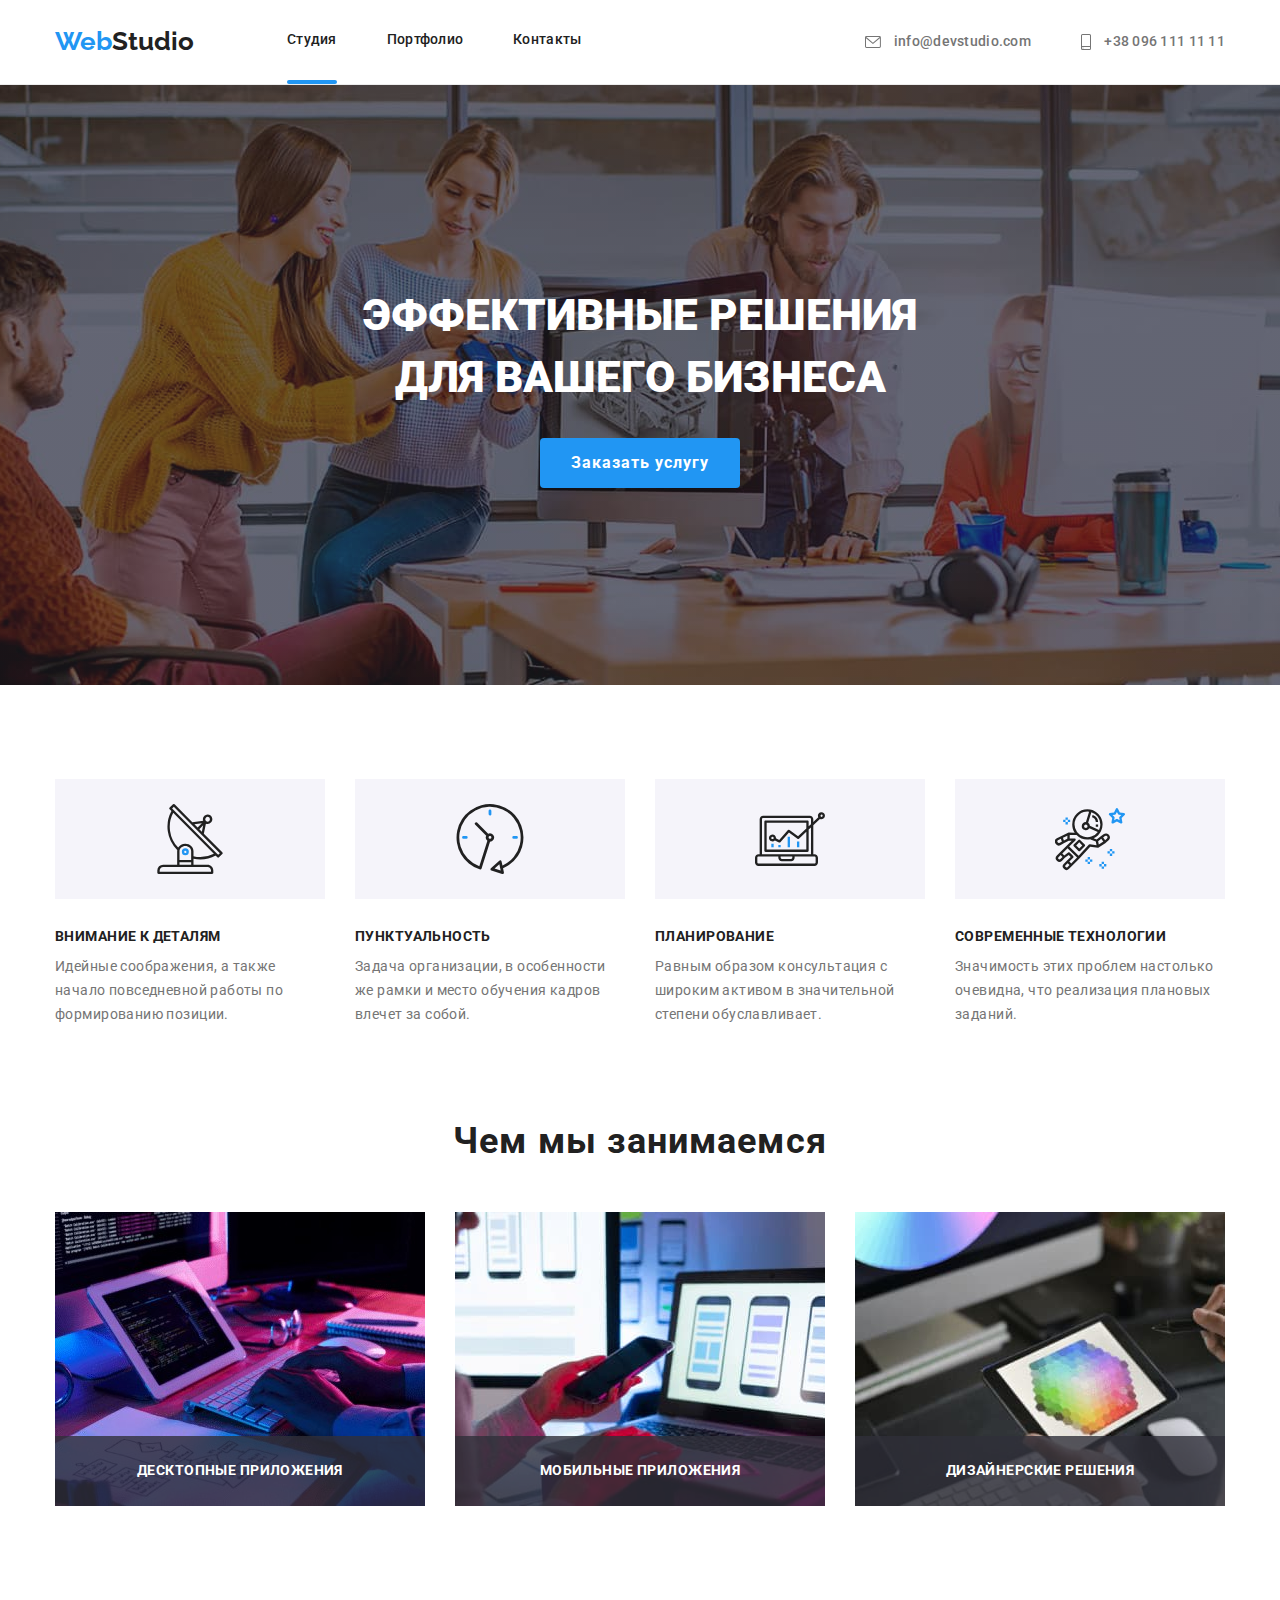
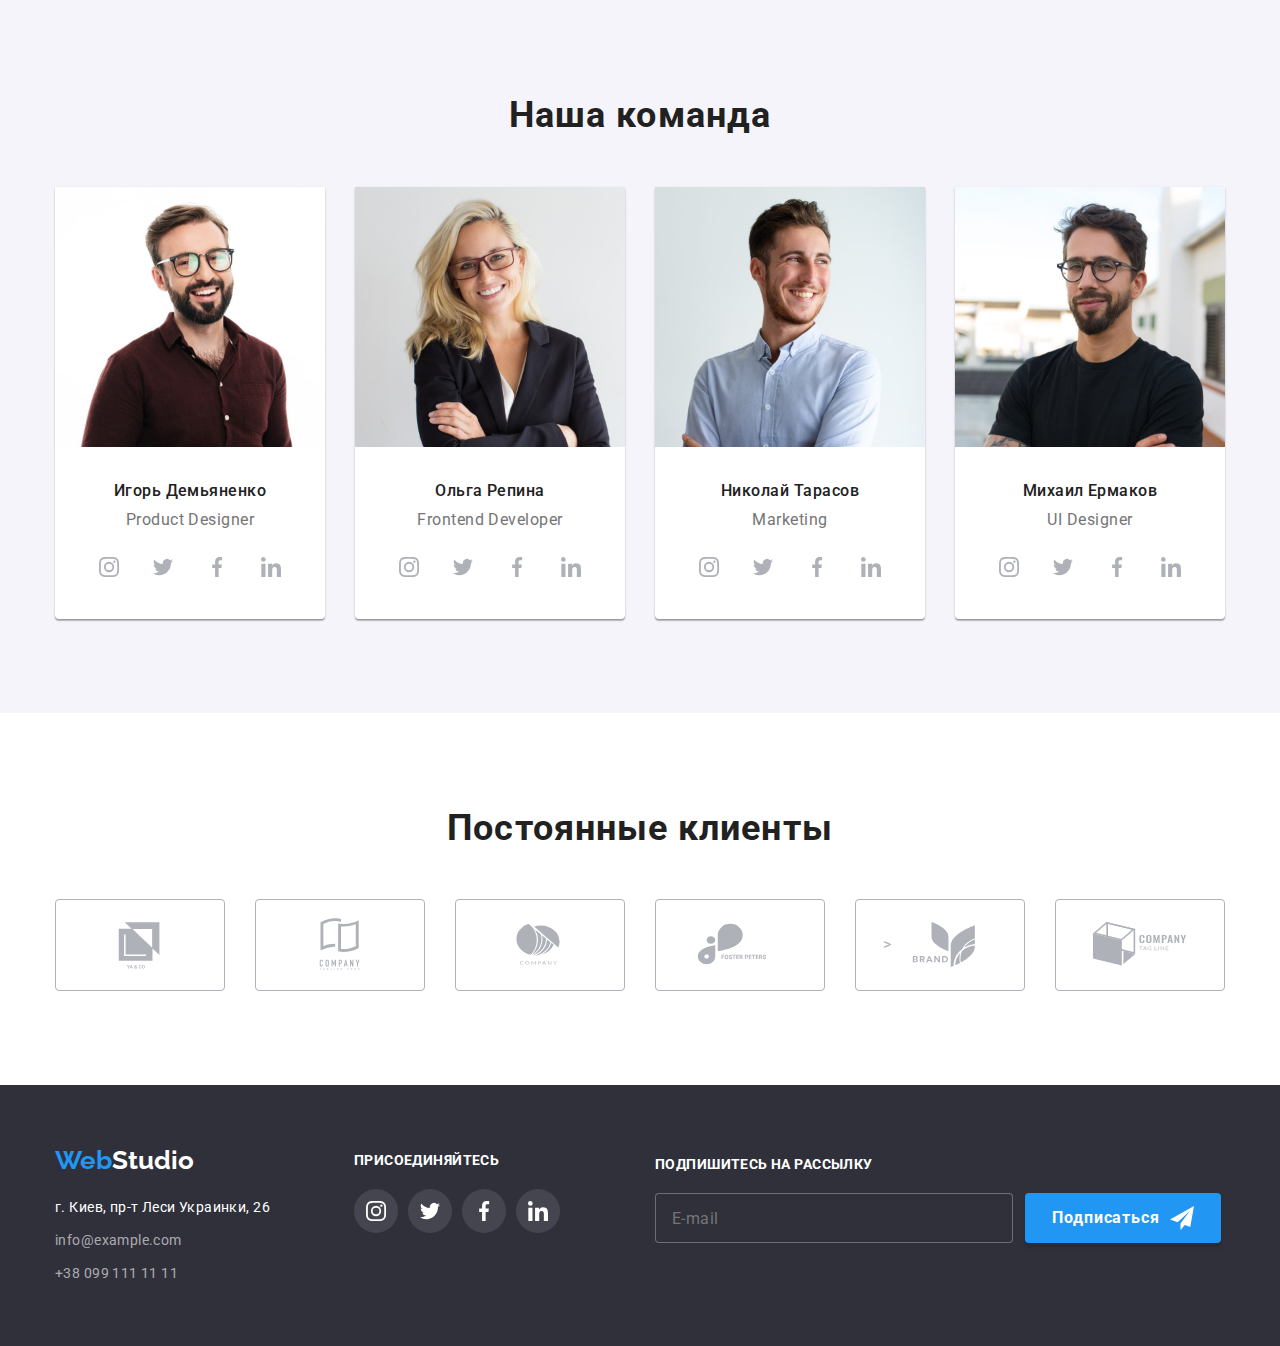
<file: index.html>
<!DOCTYPE html>
<html lang="ru">
  <head>
    <meta charset="UTF-8" />
    <meta http-equiv="X-UA-Compatible" content="IE=edge" />
    <meta name="viewport" content="width=device-width, initial-scale=1.0" />
    <title>web studio</title>
    <link rel="preconnect" href="https://fonts.googleapis.com" />
    <link rel="preconnect" href="https://fonts.gstatic.com" crossorigin />
    <link
      href="https://fonts.googleapis.com/css2?family=Raleway:wght@700&family=Roboto:wght@400;500;700;900&display=swap"
      rel="stylesheet"
    />
    <link
      rel="stylesheet"
      href="https://cdnjs.cloudflare.com/ajax/libs/modern-normalize/1.1.0/modern-normalize.min.css"
    />
    <link rel="stylesheet" href="./css/style.css" />
  </head>
  <body>
    <header class="header-border">
      <div class="container main-nav">
        <a href="#" class="link logo-text logo-margin-h"
          ><span class="logo-color-f">Web</span>Studio
        </a>
        <nav>
          <ul class="site-nav">
            <li class="item aktiv-line"><a href="#" class="link   text-header">Студия</a></li>
            <li class="item"><a href="./portfolio.html" class="link text-header">Портфолио </a></li>
            <li class="item"><a href="#" class="link text-header">Контакты </a></li>
          </ul>
        </nav>
        <ul class="auth-nav">
          <li class="item">
            <a href="mailto:info@devstudio.com" class="link-contakt text-header">
              <svg class="auth-icon" width="16px" height="12px">
                <use href="./images/symbol-defs.svg#icon-envelope"></use>
              </svg>
              info@devstudio.com
            </a>
          </li>
          <li class="item">
            <a href="#" class="link-contakt text-header">
                <svg class="auth-icon" width="10px" height="16px">
                <use href="./images/symbol-defs.svg#icon-smartphone"></use>
              </svg>
                 +38 096 111 11 11 </a>
          </li>
        </ul>
      </div>
    </header>
    <main>
      <section class="hero hero-section overlay">
        <div class="container">
          <h1 class="hero-title hero-text">
            Эффективные решения <br />
            для вашего бизнеса
          </h1>
          <button type="button" class="btn btn-text" data-modal-open>Заказать услугу</button>
        </div>
      </section>
      <section class="features f-section">
        <div class="container">
          <ul class="features-list">
            <li class="item">
              <div class="f-svg">
                  <svg width="70" height="70">
                      <use href="./images/symbol-defs.svg#icon-antenna-1"></use>
                  </svg>
              </div>
              <h3 class="features-title title-text">Внимание к деталям</h3>
              <p class="features-text">
                Идейные соображения, а также начало повседневной работы по формированию позиции.
              </p>
            </li>
            <li class="item">
              <div class="f-svg">
                   <svg width="70" height="70">
                      <use href="./images/symbol-defs.svg#icon-clock-1"></use>
                  </svg>
              </div>
              <h3 class="features-title title-text">Пунктуальность</h3>
              <p class="features-text">
                Задача организации, в особенности же рамки и место обучения кадров влечет за собой.
              </p>
            </li>
            <li class="item">
              <div class="f-svg">
                   <svg width="70" height="70">
                      <use href="./images/symbol-defs.svg#icon-diagram-1"></use>
                  </svg>
              </div>
              <h3 class="features-title title-text">Планирование</h3>
              <p class="features-text">
                Равным образом консультация с широким активом в значительной степени обуславливает.
              </p>
            </li>
            <li class="item">
              <div class="f-svg">
                   <svg width="70" height="70">
                      <use href="./images/symbol-defs.svg#icon-astronaut-1"></use>
                  </svg>
              </div>
              <h3 class="features-title title-text">Современные технологии</h3>
              <p class="features-text">
                Значимость этих проблем настолько очевидна, что реализация плановых заданий.
              </p>
            </li>
          </ul>
        </div>
      </section>
      <section class="description section">
        <div class="container">
          <h2 class="descripton-title h2-text">Чем мы занимаемся</h2>
          <ul class="description-site">
            <li class="item position">
              <img src="./images/img1.jpg" width="370" alt="Планшет и клавиатура" />
              <div class="desc-block">
                <p class="desc-text">Десктопные приложения</p>
              </div>
            </li>
            <li class="item position">
              <img src="./images/img2.jpg" width="370" alt="Ноутбук и смартфон" />
               <div class="desc-block">
                <p class="desc-text">Мобильные приложения</p>
              </div>
            </li>
            <li class="item position">
              <img src="./images/img3.jpg" width="370" alt="Планшет" />
               <div class="desc-block">
                <p class="desc-text">Дизайнерские решения</p>
              </div>
            </li>
          </ul>
        </div>
      </section>
      <section class="team section">
        <div class="container">
          <h2 class="h2-text">Наша команда</h2>
          <ul class="team-site">
            <li class="item team-card">
              <img src="./images/team-card-1.jpg" width="270" alt="Игорь Демьяненко" />
              <div class="team-descr">
                <h3 class="team-title">Игорь Демьяненко</h3>
                <p class="team-text">Product Designer</p>
                  <ul class="social-link">
                    <li class="item">
                    <a href="#" class="s-link">
                       <svg  class="icon">
                           <use href="./images/symbol-defs.svg#icon-instagram-2"></use>
                       </svg>   
                    </a>
                    </li>
                    <li class="item">
                       <a href="#" class="s-link">
                       <svg  class="icon">
                           <use href="./images/symbol-defs.svg#icon-twitter-1"></use>
                       </svg>   
                    </a>
                    </li>
                    <li class="item">
                          <a href="#" class="s-link">
                       <svg  class="icon">
                           <use href="./images/symbol-defs.svg#icon-facebook-1"></use>
                       </svg>   
                    </a>
                    </li>
                    <li class="item">
                         <a href="#" class="s-link">
                       <svg  class="icon">
                           <use href="./images/symbol-defs.svg#icon-linkedin-1"></use>
                       </svg>   
                    </a>
                    </li>
                  </ul>
              </div>
            </li>
            <li class="item team-card">
              <img src="./images/team-card-2.jpg" width="270" alt="Ольга Репина" />
              <div class="team-descr">
                <h3 class="team-title">Ольга Репина</h3>
                <p class="team-text">Frontend Developer</p>
              <ul class="social-link">
                    <li class="item">
                    <a href="#" class="s-link">
                       <svg  class="icon">
                           <use href="./images/symbol-defs.svg#icon-instagram-2"></use>
                       </svg>   
                    </a>
                    </li>
                    <li class="item">
                       <a href="#" class="s-link">
                       <svg  class="icon">
                           <use href="./images/symbol-defs.svg#icon-twitter-1"></use>
                       </svg>   
                    </a>
                    </li>
                    <li class="item">
                          <a href="#" class="s-link">
                       <svg  class="icon">
                           <use href="./images/symbol-defs.svg#icon-facebook-1"></use>
                       </svg>   
                    </a>
                    </li>
                    <li class="item">
                         <a href="#" class="s-link">
                       <svg  class="icon">
                           <use href="./images/symbol-defs.svg#icon-linkedin-1"></use>
                       </svg>   
                    </a>
                    </li>
                  </ul>
              </div>
            </li>
            <li class="item team-card">
              <img src="./images/team-card-3.jpg" width="270" alt="Николай Тарасов" />
            <div class="team-descr">
                <h3 class="team-title">Николай Тарасов</h3>
                <p class="team-text">Marketing</p>
                 <ul class="social-link">
                    <li class="item">
                    <a href="#" class="s-link">
                       <svg  class="icon">
                           <use href="./images/symbol-defs.svg#icon-instagram-2"></use>
                       </svg>   
                    </a>
                    </li>
                    <li class="item">
                       <a href="#" class="s-link">
                       <svg  class="icon">
                           <use href="./images/symbol-defs.svg#icon-twitter-1"></use>
                       </svg>   
                    </a>
                    </li>
                    <li class="item">
                          <a href="#" class="s-link">
                       <svg  class="icon">
                           <use href="./images/symbol-defs.svg#icon-facebook-1"></use>
                       </svg>   
                    </a>
                    </li>
                    <li class="item">
                         <a href="#" class="s-link">
                       <svg  class="icon">
                           <use href="./images/symbol-defs.svg#icon-linkedin-1"></use>
                       </svg>   
                    </a>
                    </li>
                  </ul>
            </div>
            <li class="item team-card">
              <img src="./images/team-card-4.jpg" width="270" alt="Михаил Ермаков" />
              <div class="team-descr">
                <h3 class="team-title">Михаил Ермаков</h3>
                <p class="team-text">UI Designer</p>
              <ul class="social-link">
                    <li class="item">
                    <a href="#" class="s-link">
                       <svg  class="icon">
                           <use href="./images/symbol-defs.svg#icon-instagram-2"></use>
                       </svg>   
                    </a>
                    </li>
                    <li class="item">
                       <a href="#" class="s-link">
                       <svg  class="icon">
                           <use href="./images/symbol-defs.svg#icon-twitter-1"></use>
                       </svg>   
                    </a>
                    </li>
                    <li class="item">
                          <a href="#" class="s-link">
                       <svg  class="icon">
                           <use href="./images/symbol-defs.svg#icon-facebook-1"></use>
                       </svg>   
                    </a>
                    </li>
                    <li class="item">
                         <a href="#" class="s-link">
                       <svg  class="icon">
                           <use href="./images/symbol-defs.svg#icon-linkedin-1"></use>
                       </svg>   
                    </a>
                    </li>
                  </ul>
              </div>
            </li>
          </ul>
        </div>
      </section>
      <section class="section">
        <div class="container">
          <h2 class="h2-text">Постоянные клиенты</h2>
          <ul class="clients">
            <li class="client-link">
              <a href="#" class="item-link" >
                 <svg class="client-logo">
                     <use href="./images/symbol-defs.svg#icon-client-1"></use>
                 </svg> 
            </a>
            </li>
            <li class="client-link">
                <a href="#" class="item-link" >
                 <svg class="client-logo">
                     <use href="./images/symbol-defs.svg#icon-client-2"></use>
                 </svg> 
            </a>
            </li>
            <li class="client-link">
                <a href="#" class="item-link" >
                 <svg class="client-logo">
                     <use href="./images/symbol-defs.svg#icon-client-3"></use>
                 </svg> 
            </a>
            </li>
            <li class="client-link">
               <a href="#" class="item-link" >
                 <svg class="client-logo">
                     <use href="./images/symbol-defs.svg#icon-client-4"></use>
                 </svg> 
            </a>
            </li>
            <li class="client-link">
                <a href="#" class="item-link" >>
                 <svg class="client-logo">
                     <use href="./images/symbol-defs.svg#icon-client-5"></use>
                 </svg> 
            </a>
            </li>
            <li class="client-link">
                 <a href="#" class="item-link" >
                 <svg class="client-logo">
                     <use href="./images/symbol-defs.svg#icon-client-6"></use>
                 </svg> 
            </a>
            </li>
          </ul>
        </div>
      </section>
    </main>
    <footer class="footer-bg-color f-padding">
      <div class="container f-container">
        <div class="contact-block">
          <a href="#" class="logo-footer logo-text logo-margin-f"
            ><span class="logo-color-f">Web</span>Studio
          </a>
          <address class="address-text">
            <ul class="footer-site">
              <li class="item">
                <a href="#" class="address-color footer-text">г. Киев, пр-т Леси Украинки, 26 </a
                ><br />
              </li>
              <li class="item">
                <a href="#" class="contakt-color footer-text">info@example.com</a><br />
              </li>
              <li class="item">
                <a href="#" class="contakt-color footer-text">+38 099 111 11 11</a>
              </li>
            </ul>
          </address>
        </div>
        <div class="social">
          <h3 class="title-text text-color">Присоединяйтесь</h3>
          <ul class="footer-social">
            <li class="social-icon">
              <a href="#" class="s-link">
                       <svg  class="icon icon-fill">
                           <use href="./images/symbol-defs.svg#icon-instagram-2"></use>
                       </svg>   
                </a>
            </li>
            <li class="social-icon">
                <a href="#" class="s-link">
                       <svg  class="icon icon-fill">
                           <use href="./images/symbol-defs.svg#icon-twitter-1"></use>
                       </svg>   
                </a>
            </li>
            <li class="social-icon">
                <a href="#" class="s-link">
                       <svg  class="icon icon-fill">
                           <use href="./images/symbol-defs.svg#icon-facebook-1"></use>
                       </svg>   
                </a>
            </li>
            <li class="social-icon">
                <a href="#" class="s-link">
                       <svg  class="icon icon-fill">
                           <use href="./images/symbol-defs.svg#icon-linkedin-1"></use>
                       </svg>   
                </a>
            </li>
          </ul>
        </div>
        <form  name="Subscription" class="subscription-form">
          
          <div class="subscription">
            <h3 class="title-text text-color sub-title">Подпишитесь на рассылку</h3>
            <label for="email" class="label-input">
              <input type="email" name="subscription" id="email" placeholder="E-mail" class="sub-input sub-input-text" >
              <button  type="submit" class="btn-subscription btn-sub-text">Подписаться
                <svg class="sub-icon" width="24" height="24">
                  <use href="./images/symbol-defs-hw-6.svg#icon-icon-send-1"></use>
                </svg>
              </button>
            </label>
          </div>
        </form>
      </div>
    </footer>
    <div class="backdrop is-hidden" data-modal>
      <div class="modal">
         <form name="" class="modal-form" autocomplete="off">
          <h3 class="form-title">Оставьте свои данные, мы вам перезвоним</h3>
          <ul class="contakt-info">
            <li class="item">
              <label for="name" class="contact-input text-label"> Имя
               
                <input type="text" id="name" class="input-form">
                 <svg class="contact-icon"> 
                  <use href="./images/symbol-defs-hw-6.svg#icon-person-black-18dp-1"></use>
                </svg>
              </label>
            </li>
            <li class="item">
               <label for="tel" class="contact-input text-label">Телефон
                
                <input type="tel" id="tel" class="input-form">
                 <svg class="contact-icon"> 
                  <use href="./images/symbol-defs-hw-6.svg#icon-phone-black-18dp-1"></use>
                </svg>
              </label>
            </li>
            <li class="item">
               <label for="email" class="contact-input text-label">Почта
                   
                <input type="email" id="email" class="input-form">
                <svg class="contact-icon"> 
                  <use href="./images/symbol-defs-hw-6.svg#icon-email-black-18dp-1"></use>
                </svg>
              </label>
            </li>
            <li class="item">
               <label for="comments" class="contact-input text-label">Комментарий
                <textarea id="comments" class="input-form textarea-form" placeholder="Введите текст"></textarea>
              </label>
            </li>
          </ul>
          
          <label  class="field">
              <input type="checkbox" class="checkbox" name="topic" value="agreement">
              <span class="agr-icon"></span>
              <p class="agr-title">Соглашаюсь с рассылкой и принимаю <span class="agr-span">Условия дoговора</span></p>
          </label>
          <button type="submit" class="btn-send btn-send-text">Отправить</button>
        </form> 
        <button type="button" class="btn-close" data-modal-close>
         <svg class="close">
            <use href="./images/symbol-defs-1.svg#icon-close-black-18dp-2-1"></use>
          </svg>
        </button>
      </div>
    </div>
    <script src="./js/modal.js">
    </script>
  </body>
</html>
</file>
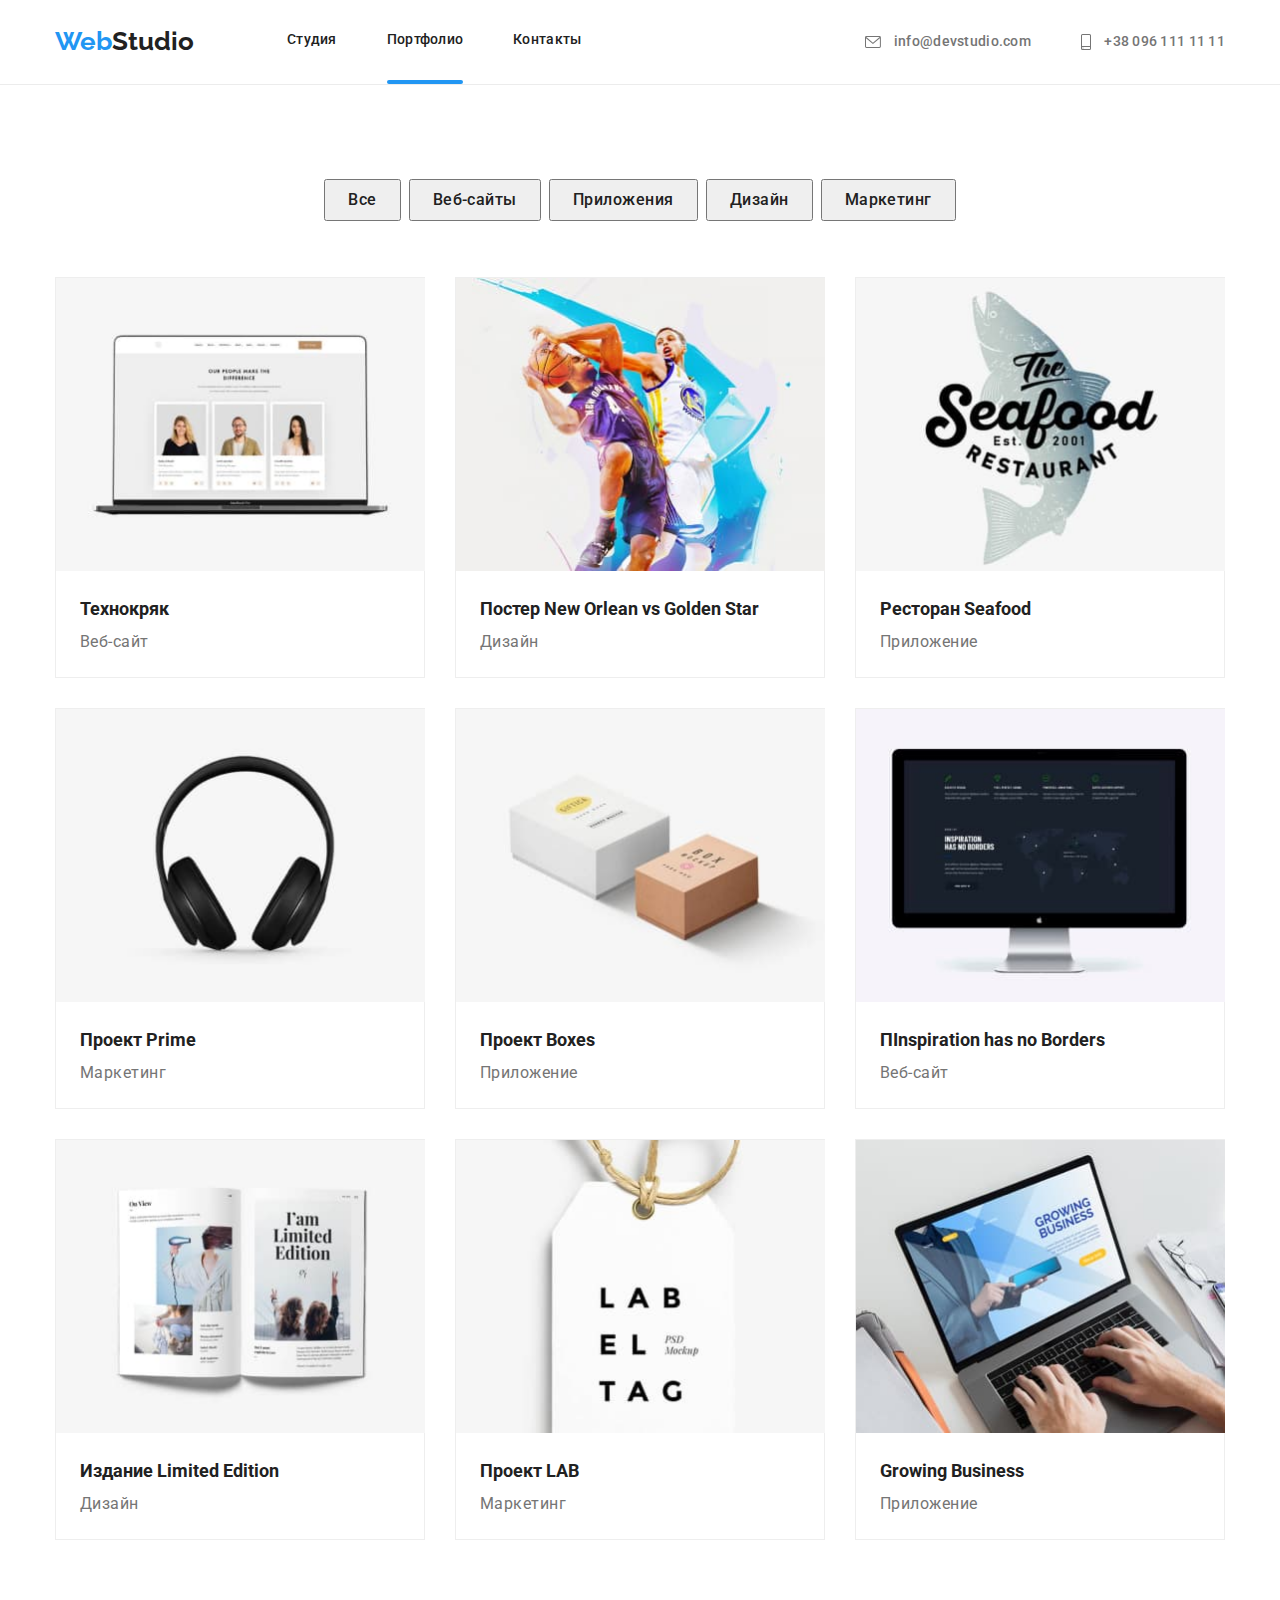
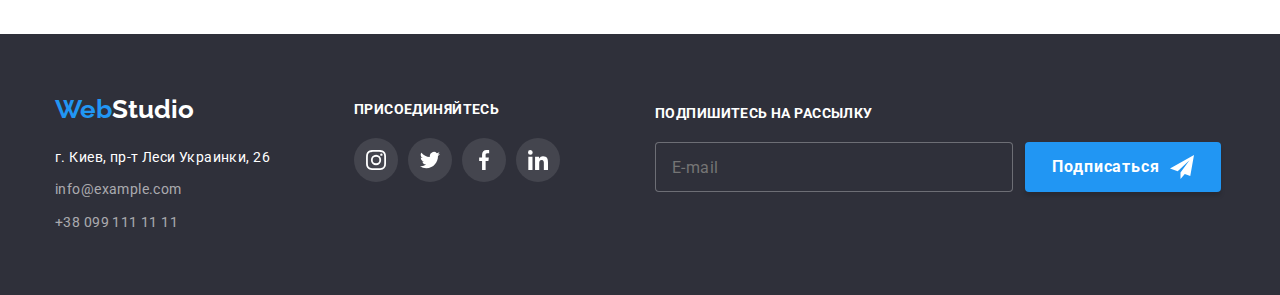
<file: portfolio.html>
<!DOCTYPE html>
<html lang="ru">
<head>
    <meta charset="UTF-8">
    <meta http-equiv="X-UA-Compatible" content="IE=edge">
    <meta name="viewport" content="width=device-width, initial-scale=1.0">
    <title>Portfolio</title>
    <link rel="preconnect" href="https://fonts.googleapis.com">
    <link rel="preconnect" href="https://fonts.gstatic.com" crossorigin>
    <link href="https://fonts.googleapis.com/css2?family=Raleway:wght@700&family=Roboto:wght@400;500;700;900&display=swap"
        rel="stylesheet">
    <link rel="stylesheet" href="https://cdnjs.cloudflare.com/ajax/libs/modern-normalize/1.1.0/modern-normalize.min.css">    
    <link rel="stylesheet" href="./css/style.css">
</head>
<body>
     <header class="header-border">
      <div class="container main-nav">
        <a href="./index.html" class="link logo-text logo-margin-h"
          ><span class="logo-color-f">Web</span>Studio
        </a>
        <nav>
          <ul class="site-nav">
            <li class="item"><a href="./index.html" class="link text-header">Студия</a></li>
            <li class="item aktiv-line"><a href="./index.html" class="link text-header">Портфолио </a></li>
            <li class="item"><a href="#" class="link text-header">Контакты </a></li>
          </ul>
        </nav>
        <ul class="auth-nav">
          <li class="item">
            <a href="mailto:info@devstudio.com" class="link-contakt text-header">
              <svg class="auth-icon" width="16px" height="12px">
                <use href="./images/symbol-defs.svg#icon-envelope"></use>
              </svg>
              info@devstudio.com
            </a>
          </li>
          <li class="item">
            <a href="#" class="link-contakt text-header">
              <svg class="auth-icon" width="10px" height="16px">
                <use href="./images/symbol-defs.svg#icon-smartphone"></use>
              </svg>
                 +38 096 111 11 11 </a>
          </li>
        </ul>
      </div>
    </header>
    <main> 
        <section class="section">
            <div class="container">
                    <ul class="portfolio-site">
                        <li class="item">
                            <button type="button" class="portfolio-btn  p-link filter-text">Всe</button>
                        </li>
                        <li class="item">
                            <button type="button" class="portfolio-btn filter-text">Веб-сайты</button>
                        </li>
                        <li class="item">
                            <button type="button" class="portfolio-btn filter-text">Приложения</button>
                        </li>
                        <li class="item">
                            <button type="button" class="portfolio-btn filter-text">Дизайн</button>
                        </li>
                        <li class="item">
                            <button type="button" class="portfolio-btn filter-text">Маркетинг</button>
                        </li>
                    </ul>
                    <ul class="portfolio-list">
                        <li class=" item portfolio-card">
                                 <a href="#" class="portfolio-link">
                                   <div class="portfolio-overlay">
                                      <img src="./images/techno.jpg" width="369" class="portfolio-img" alt="Технокряк">
                                         <div class="portfolio-thumb">
                                            <div class="text-thumb">
                                            <p class="animation-text"> Ресурс предлагает комплексные предложения с разным уровнем функционала и сервисов. Все это позволит посетителю получить исчерпывающие сведения о компании или частном лице.</p>
                                            </div>
                                         </div>
                                   </div>
                                    <div class="portfolio-descr">
                                    <h2 class="portfolio-title">Технокряк</h2>
                                    <p class="portfolio-text">Веб-сайт</p>
                                    </div>
                                </a>
                        </li>
                        <li class=" item portfolio-card">
                            <a href="#" class="portfolio-link">
                                <img src="./images/poster.jpg" width="369" class="portfolio-img" alt="Постер">
                                <div class="portfolio-descr">
                                    <h2 class="portfolio-title">Постер New Orlean vs Golden Star</h2>
                                    <p class="portfolio-text">Дизайн</p>
                                </div>
                            </a>
                        </li>
                        <li class=" item portfolio-card">
                            <a href="#" class="portfolio-link">
                                <img src="./images/restoran.jpg" width="369" class="portfolio-img" alt="Ресторан">
                                <div class="portfolio-descr">
                                   <h2 class="portfolio-title">Ресторан Seafood</h2>
                                   <p class="portfolio-text">Приложение</p>
                                </div>
                            </a>
                        </li>
                        <li class=" item portfolio-card">
                            <a href="#" class="portfolio-link">
                                <img src="./images/headphones.jpg" width="369" class="portfolio-img" alt="Наушники">
                                <div class="portfolio-descr">
                                    <h2 class="portfolio-title">Проект Prime</h2>
                                    <p class="portfolio-text">Маркетинг</p>
                                </div>
                            </a>
                        </li>
                        <li class=" item portfolio-card">
                            <a href="#" class="portfolio-link">
                                <img src="./images/boxes.jpg" width="369" class="portfolio-img" alt="Коробки">
                                <div class="portfolio-descr">
                                    <h2 class="portfolio-title">Проект Boxes</h2>
                                    <p class="portfolio-text">Приложение</p>
                                </div>
                            </a>
                        </li>
                        <li class=" item portfolio-card">
                            <a href="#" class="portfolio-link">
                                <img src="./images/monitor.jpg" width="369" class="portfolio-img" alt="Монитор">
                                <div class="portfolio-descr">
                                    <h2 class="portfolio-title">ПInspiration has no Borders</h2>
                                    <p class="portfolio-text">Веб-сайт</p>
                                </div>
                            </a>
                        </li>
                        <li class="item portfolio-card">
                            <a href="#" class="portfolio-link">
                                <img src="./images/magazine.jpg" width="369" class="portfolio-img" alt="Журнал">
                                <div class="portfolio-descr">
                                    <h2 class="portfolio-title">Издание Limited Edition</h2>
                                    <p class="portfolio-text">Дизайн</p>
                                </div>
                            </a>
                        </li>
                        <li class="item portfolio-card">
                            <a href="#" class="portfolio-link">
                                <img src="./images/notice.jpg" width="369" class="portfolio-img" alt="Заметка">
                                <div class="portfolio-descr">
                                    <h2 class="portfolio-title">Проект LAB</h2>
                                    <p class="portfolio-text">Маркетинг</p>
                                </div>
                            </a>
                        </li>
                        <li class="item portfolio-card">
                            <a href="#" class="portfolio-link">
                                <img src="./images/notebook.jpg" width="369" class="portfolio-img" alt="Ноутбук">
                                <div class="portfolio-descr">
                                    <h2 class="portfolio-title">Growing Business</h2>
                                    <p class="portfolio-text">Приложение</p>
                                </div>
                            </a>
                        </li>
                    </ul>
            </div> 
        </section>
    </main>
     <footer class="footer-bg-color f-padding">
      <div class="container f-container">
        <div class="contact-block">
          <a href="#" class="logo-footer logo-text logo-margin-f"
            ><span class="logo-color-f">Web</span>Studio
          </a>
          <address class="address-text">
            <ul class="footer-site">
              <li class="item">
                <a href="#" class="address-color footer-text">г. Киев, пр-т Леси Украинки, 26 </a
                ><br />
              </li>
              <li class="item">
                <a href="#" class="contakt-color footer-text">info@example.com</a><br />
              </li>
              <li class="item">
                <a href="#" class="contakt-color footer-text">+38 099 111 11 11</a>
              </li>
            </ul>
          </address>
        </div>
        <div class="social">
          <h3 class="title-text text-color">Присоединяйтесь</h3>
          <ul class="footer-social">
            <li class="social-icon">
              <a href="#" class="s-link">
                       <svg  class="icon icon-fill">
                           <use href="./images/symbol-defs.svg#icon-instagram-2"></use>
                       </svg>   
                </a>
            </li>
            <li class="social-icon">
                <a href="#" class="s-link">
                       <svg  class="icon icon-fill">
                           <use href="./images/symbol-defs.svg#icon-twitter-1"></use>
                       </svg>   
                </a>
            </li>
            <li class="social-icon">
                <a href="#" class="s-link">
                       <svg  class="icon icon-fill">
                           <use href="./images/symbol-defs.svg#icon-facebook-1"></use>
                       </svg>   
                </a>
            </li>
            <li class="social-icon">
                <a href="#" class="s-link">
                       <svg  class="icon icon-fill">
                           <use href="./images/symbol-defs.svg#icon-linkedin-1"></use>
                       </svg>   
                </a>
            </li>
          </ul>
        </div>
        <form action="" name="Subscription" class="subscription-form">
          <div class="subscription">
            <h3 class="title-text text-color sub-title">Подпишитесь на рассылку</h3>
            <label for="email" class="label-input">
              <input type="email" name="subscriptio" id="email" placeholder="E-mail" class="sub-input sub-input-text" >
              <button class="btn-subscription btn-sub-text">Подписаться
                <svg class="sub-icon" width="24" height="24">
                  <use href="./images/symbol-defs-hw-6.svg#icon-icon-send-1"></use>
                </svg>
              </button>
            </label>
          </div>
        </form>
      </div>
    </footer>
</body>
</html>
</file>
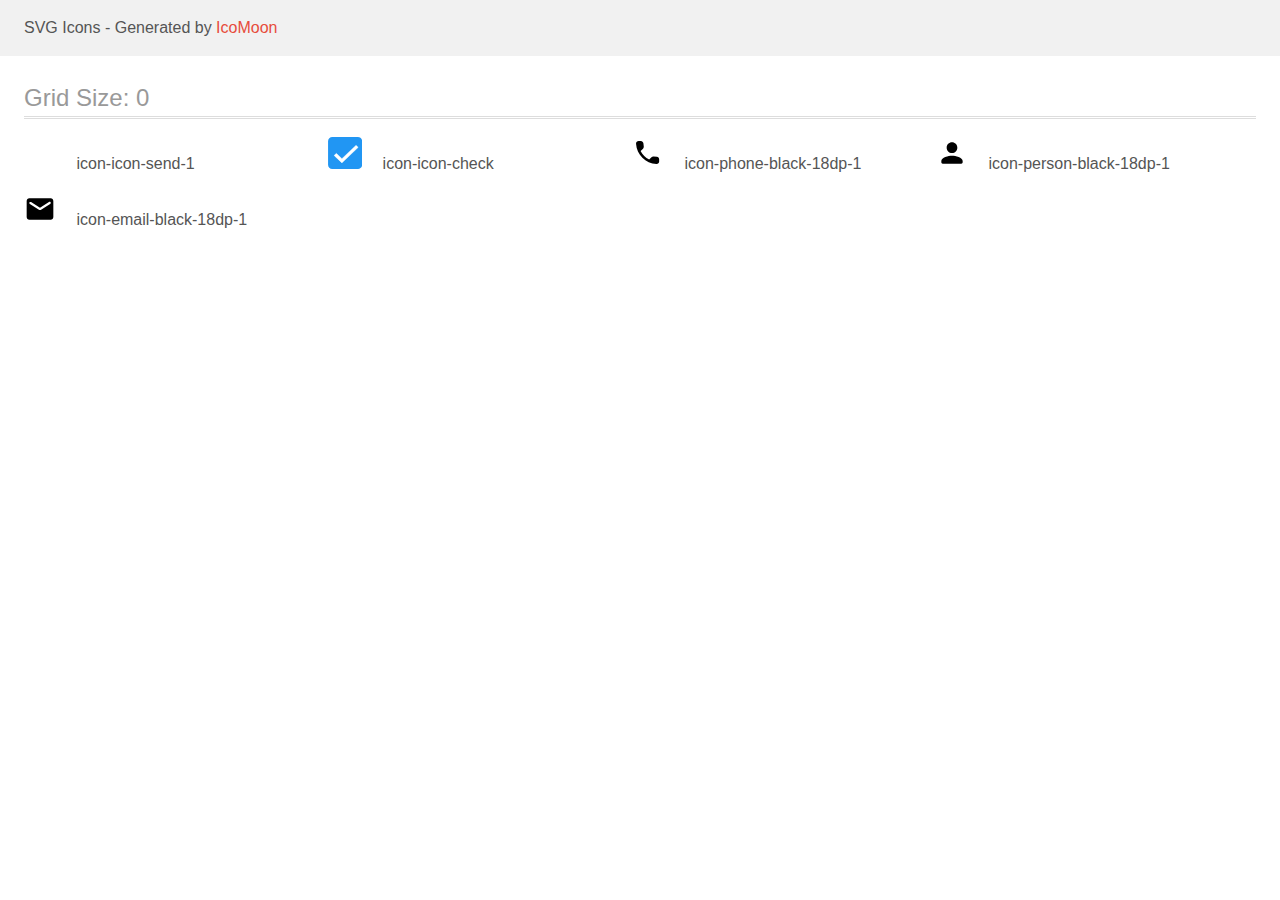
<file: icomoon hw-6/demo.html>
<!doctype html>
<html>
<head>
    <title>IcoMoon - SVG Icons</title>
    <meta charset="utf-8">
    <meta name="viewport" content="width=device-width, initial-scale=1">
    <link rel="stylesheet" href="demo-files/demo.css">
    <link rel="stylesheet" href="style.css">
</head>
<body>
<svg aria-hidden="true" style="position: absolute; width: 0; height: 0; overflow: hidden;" version="1.1" xmlns="http://www.w3.org/2000/svg" xmlns:xlink="http://www.w3.org/1999/xlink">
<defs>
<symbol id="icon-icon-send-1" viewBox="0 0 32 32">
<path fill="#fff" style="fill: var(--color1, #fff)" d="M32 0l-32 18 10.227 3.787 15.773-14.787-12 16.187v8.813l5.733-6.693 7.267 2.693 5-28z"></path>
</symbol>
<symbol id="icon-icon-check" viewBox="0 0 34 32">
<path fill="#2196f3" style="fill: var(--color2, #2196f3)" d="M4.267 0h25.6c2.356 0 4.267 1.91 4.267 4.267v23.467c0 2.356-1.91 4.267-4.267 4.267h-25.6c-2.356 0-4.267-1.91-4.267-4.267v-23.467c0-2.356 1.91-4.267 4.267-4.267z"></path>
<path fill="#fff" style="fill: var(--color1, #fff); stroke: var(--color1, #fff)" stroke="#fff" stroke-linejoin="miter" stroke-linecap="butt" stroke-miterlimit="4" stroke-width="0.4267" d="M8.448 16.533l-0.149-0.128-0.149 0.128-1.899 1.792-0.171 0.149 0.171 0.171 7.616 7.253 0.128-0.149 16.171-15.424-0.149-0.149-1.877-1.792-0.149-0.149-0.149 0.149-13.973 13.312-5.419-5.163z"></path>
</symbol>
<symbol id="icon-phone-black-18dp-1" viewBox="0 0 32 32">
<path d="M24.882 19.774l-3.268-0.373c-0.090-0.011-0.194-0.018-0.3-0.018-0.707 0-1.347 0.287-1.81 0.75l-2.368 2.368c-3.669-1.894-6.585-4.81-8.427-8.372l-0.051-0.108 2.382-2.377c0.463-0.463 0.75-1.103 0.75-1.81 0-0.106-0.006-0.21-0.019-0.312l0.001 0.012-0.373-3.243c-0.155-1.287-1.24-2.276-2.557-2.276-0.001 0-0.002 0-0.003 0h-2.226c-1.454 0-2.663 1.209-2.574 2.661 0.683 10.987 9.47 19.762 20.444 20.444 1.452 0.089 2.663-1.12 2.663-2.574v-2.226c0-0.004 0-0.008 0-0.012 0-1.308-0.985-2.386-2.253-2.532l-0.012-0.001z"></path>
</symbol>
<symbol id="icon-person-black-18dp-1" viewBox="0 0 32 32">
<path d="M16 16c2.946 0 5.333-2.388 5.333-5.333s-2.388-5.333-5.333-5.333v0c-2.946 0-5.333 2.388-5.333 5.333s2.388 5.333 5.333 5.333v0zM16 18.667c-3.556 0-10.667 1.778-10.667 5.333v1.333c0 0.729 0.604 1.333 1.333 1.333h18.667c0.729 0 1.333-0.604 1.333-1.333v-1.333c0-3.556-7.111-5.333-10.667-5.333z"></path>
</symbol>
<symbol id="icon-email-black-18dp-1" viewBox="0 0 32 32">
<path d="M26.667 5.333h-21.333c-1.476 0-2.667 1.191-2.667 2.667v16c0 1.458 1.191 2.667 2.667 2.667h21.333c1.458 0 2.667-1.209 2.667-2.667v-16c0-1.476-1.209-2.667-2.667-2.667zM26.133 11.004l-9.422 5.884c-0.202 0.127-0.448 0.202-0.711 0.202s-0.509-0.075-0.717-0.206l0.006 0.003-9.422-5.867c-0.364-0.195-0.607-0.572-0.607-1.006 0-0.628 0.509-1.138 1.138-1.138 0.255 0 0.491 0.084 0.681 0.226l-0.003-0.002 8.924 5.564 8.942-5.582c0.193-0.155 0.441-0.249 0.71-0.249 0.628 0 1.138 0.509 1.138 1.138 0 0.454-0.266 0.846-0.65 1.028l-0.007 0.003z"></path>
</symbol>
</defs>
</svg>

<header class="bgc1 clearfix">
<div class="mhl">
    <p>SVG Icons - Generated by <a href="https://icomoon.io/app">IcoMoon</a></p>
</div>
</header>
    <div class="clearfix mhl ptl">
        <h1 class="mvm mtn fgc1">Grid Size: 0</h1>
        <div class="glyph fs1">
            <div class="clearfix pbs">
                <svg class="icon icon-icon-send-1"><use xlink:href="#icon-icon-send-1"></use></svg><span class="name"> icon-icon-send-1</span>
            </div>
        </div>
        <div class="glyph fs1">
            <div class="clearfix pbs">
                <svg class="icon icon-icon-check"><use xlink:href="#icon-icon-check"></use></svg><span class="name"> icon-icon-check</span>
            </div>
        </div>
        <div class="glyph fs1">
            <div class="clearfix pbs">
                <svg class="icon icon-phone-black-18dp-1"><use xlink:href="#icon-phone-black-18dp-1"></use></svg><span class="name"> icon-phone-black-18dp-1</span>
            </div>
        </div>
        <div class="glyph fs1">
            <div class="clearfix pbs">
                <svg class="icon icon-person-black-18dp-1"><use xlink:href="#icon-person-black-18dp-1"></use></svg><span class="name"> icon-person-black-18dp-1</span>
            </div>
        </div>
        <div class="glyph fs1">
            <div class="clearfix pbs">
                <svg class="icon icon-email-black-18dp-1"><use xlink:href="#icon-email-black-18dp-1"></use></svg><span class="name"> icon-email-black-18dp-1</span>
            </div>
        </div>
  </div>
<script defer src="svgxuse.js"></script>
</body>
</html>
</file>
<file: css/style.css>
:root {
    --title-text-color: #212121;
    --text-color: #757575;
    --activ-color: #2196F3;
}

body {
    background-color: #FFFFFF;
    font-family: 'Roboto', sans-serif;
    margin: 0;
   }
h1, h2, h3, h4, h5, h6, p, ul, li, a, svg {
    margin: 0;
    padding: 0;
    border: none;
}
.container {
    width: 1200px;
    margin: 0 auto;
    padding-left: 15px;
    padding-right: 15px;
    /* outline: 1px solid orangered; */
}
.section {
    padding-top: 94px;
    padding-bottom: 94px;
}
.hero-section {
    padding-top: 200px;
    padding-bottom: 200px;
}
.f-section {
    padding-top: 94px;
}
ul {
    list-style: none;
}
a {
    text-decoration: none;
}
button {
    cursor: pointer;
}
.main-nav {
    display: flex;
    align-items: center;
}
.site-nav {
    display: flex;
    margin-left: 93px;
}
.site-nav .item:not(:last-child) {
    margin-right: 50px;
}
.site-nav .link, .auth-nav .link-contakt {
    display: block;
    padding-top: 32px;
    padding-bottom: 32px;
}

.auth-nav {
    display: flex;
    margin-left: auto;
}
.auth-nav .item + .item {
    margin-left: 50px;
}
.auth-icon {
    fill: #757575;
    vertical-align: middle;
    margin-right: 10px;
}
.logo-color-f {
    color: #2196F3;
}
.link {
    transition: color 250ms cubic-bezier(0.4, 0, 0.2, 1);
}
.link:hover, .link:focus {
   color: var(--activ-color);
}
.auth-nav .link-contakt {
transition: color 250ms cubic-bezier(0.4, 0, 0.2, 1);
}
.auth-nav .link-contakt:hover .auth-icon, .auth-nav .link-contakt:focus .auth-icon {
    fill: var(--activ-color);
}
.link-contakt {
transition: color 250ms cubic-bezier(0.4, 0, 0.2, 1);
} 
.link-contakt:hover, .link-contakt:focus  {
    color: var(--activ-color);
}
.link,
.features-title,
.descripton-title,
.team-title,
.h2-text,
.filter-text,
.portfolio-title {
    color: var(--title-text-color);
}
.link-contakt,
.features-text,
.team-text,
.portfolio-text {
    color: var(--text-color);
}
.logo-text {
display: inline-block;
font-family: 'Raleway', sans-serif;
font-weight: 700;
font-size: 26px;
line-height: 1.2;
}
.header-border {
    border-bottom: 1px solid rgb(236, 236, 236);
}
.logo-margin-h {
    display: block;
    padding-bottom: 25px;
    padding-top: 24px;
}
.text-header {
    display: block;
    font-weight: 500;
    font-size: 14px;
    line-height: 1.14;
    letter-spacing: 0.02em;
}
.aktiv-line::after {
    content: "";
    display: block;
    width: 100%;
    height: 4px;
    background-color: var(--activ-color);
    border-radius: 2px;
}
.hero, .footer-bg-color {
    background-color: #2F303A;
}
.overlay {
    max-width: 1600px;
    height: 600px;
    margin-left: auto; 
    margin-right: auto;
    background-image: linear-gradient(to right, rgba(47, 48, 58, 0.4),rgba(47, 48, 58, 0.4)), url(../images/hero.jpg);
    background-position: center;
    background-size: cover;
}
.hero-title, .btn, .logo-footer, .desc-text, .animation-text {
    color: #FFFFFF;
}
.hero-title {
    margin-bottom: 30px;
}
.hero-text { 
font-weight: 900;
font-size: 44px;
line-height: 1.4;
text-transform: uppercase;
text-align: center;
}
.btn {
 display: block;
 width: 200px;
 height: 50px; 
 background-color: #2196F3;
 margin: 0 auto;
 border: none;
 box-shadow: 0px 4px 4px rgba(0, 0, 0, 0.15);
 border-radius: 4px;
 transition: background-color 250ms cubic-bezier(0.4, 0, 0.2, 1);
}
.btn:hover {
    background-color: rgba(24, 140, 232, 1);
}
.btn-text {
    padding: 0;
    align-items: center;
    text-align: center;
    font-family: inherit;
    font-weight: 700;
    font-size: 16px;
    line-height: 1.9;
    letter-spacing: 0.06em;
    }
.f-svg {
        display: flex;
        justify-content: center;
        align-items: center;
        width: 270px;
        height: 120px;
        background-color: #F5F4FA;
        margin-bottom: 30px;
    }
.f-icon {
        width: 70px;
        height: 70px;
        margin-top: 25px;
        margin-bottom: 25px;
        margin-left: 100px;
    }
.title-text {
    margin-bottom: 10px;
    font-weight: 700;
    font-size: 14px;
    line-height: 1.14;
    letter-spacing: 0.03em;
    text-transform: uppercase;
}
.h2-text {
    margin-bottom: 50px;
    font-weight: 700;
    font-size: 36px;
    line-height: 1.17;
    text-align: center;
    letter-spacing: 0.03em;
}
.description-site .item {
    display: flex;
}
.desc-text {
    padding-top: 27px;
    font-weight: bold;
    font-size: 14px;
    line-height: 1.14;
    text-align: center;
    text-transform: uppercase;
    letter-spacing: 0.03em;
}
.position {
    position: relative;
}
.desc-block {
    position: absolute;
    left: 0;
    bottom: 0;
    width: 100%;
    height: 70px;
    background-color: rgba(47, 48, 58, 0.8);
}
.features-list {
    display: flex;
}
.features-list .item {
    width: 270px;
}
.features-list .item:not(:last-child) {
    margin-right: 30px;
}
.features-text, .footer-text {
    font-size: 14px;
    line-height: 1.7;
    letter-spacing: 0.03em;
}
.description-site {
    display: flex;
    justify-content: space-between;
}
.description-site .item + .item {
    margin-left: 30px;
}
.team {
   
    background-color:#F5F4FA;
    margin: 0 auto;
}
.team-site {
    display: flex;
    justify-content: center;
}
.team-site .item+.item {
    margin-left: 30px;
}
.team-card {
width: 270px;
background-color: #FFFFFF;
box-shadow: 0px 1px 3px rgba(0, 0, 0, 0.12), 0px 1px 1px rgba(0, 0, 0, 0.14), 0px 2px 1px rgba(0, 0, 0, 0.2);
border-radius: 0px 0px 4px 4px;
}
.team-text {
    font-size: 16px;
    line-height: 1.19;
    text-align: center;
    letter-spacing: 0.03em;
}
.team-descr {
    padding-top: 30px;
    padding-bottom: 30px;
}
.social-link {
    display: flex;
    width: 206px;
    height: 44px;
    margin: 0 auto;
    margin-top: 16px;
}
.social-link .item + .item {
    margin-left: 10px;
}
.s-link  {
 transition: background-color 250ms cubic-bezier(0.4, 0, 0.2, 1);
}
.item .s-link .icon {
transition: fill 250ms cubic-bezier(0.4, 0, 0.2, 1);
}
.s-link:hover, .s-link:focus {
    background-color: rgba(33, 150, 243, 1);
 }
.item .s-link:hover .icon,
.item .s-link:focus .icon {
    fill: rgba(255, 255, 255, 1);
}
.icon {
    fill: #AFB1B8;
    width: 20px;
    height: 20px;
}
 .s-link {
     display: flex;
     justify-content: center;
     align-items: center;
    width: 44px;
    height: 44px;
    border-radius: 50%;
} 
.portfolio-title {
    font-style: normal;
    font-weight: 700;
    font-size: 18px;
    line-height: 2;
}
.team-title {
    margin-bottom: 10px;
    font-weight: 500;
    font-size: 16px;
    line-height: 1.19;
    text-align: center;
    letter-spacing: 0.03em;
}
.clients {
    display: flex;
}
 .client-link {
    background-color: #FFFFFF; 
} 
.item-link {
    display: flex;
    justify-content: center;
    align-items: center;
    width: 170px;
    height: 92px;
    color: #AFB1B8;
    border: 1px solid #AFB1B8;
    border-radius: 4px;
    transition: color 250ms cubic-bezier(0.4, 0, 0.2, 1);
}
.clients .client-link + .client-link {
    margin-left: 30px;
}
.client-logo {
    width: 106px;
    height: 60px;
    fill: currentColor;
}
.item-link:hover,
.item-link:focus {
    border: 1px solid var(--activ-color);
    color: var(--activ-color) ;
}
.contakt-color {
    color: rgba(255, 255, 255, 0.6);
}
.logo-footer {
    color: #FFFFFF;
}
.logo-margin-f {
    display: inline-block;
    margin-bottom: 20px;
}
.f-container {
    display: flex;
}
.f-padding {
    padding-top: 60px;
    padding-bottom: 60px;
}
.address-text {
    font-style: normal;
    color: rgba(255, 255, 255, 1);
}
.address-color {
    color: rgba(255, 255, 255, 1);
}
.contakt-color {
    color: rgba(255, 255, 255, 0.6);
}
.footer-site .item + .item {
    margin-top: 9px;
}
.contact-block {
    width: 231px;
}
.social {
    width: 210px;
    margin-left: 70px;
    padding-top: 8px;
}
.text-color {
    color: #FFFFFF;
    margin-bottom: 20px; 
}
.footer-social {
    display: flex;
}
.social-icon {
    width: 44px;
    height: 44px;
    border-radius: 50%;
    background-color:rgba(255, 255, 255, 0.1);
    transition: background-color 250ms cubic-bezier(0.4, 0, 0.2, 1);
}
.social-icon:hover, .social-icon:focus {
    background-color: var(--activ-color);
}
.footer-social .social-icon + .social-icon {
    margin-left: 10px;
}
.icon-fill {
    fill:#FFFFFF ;
}
.filter-text {
    font-family: inherit;
    font-weight: 500;
    font-size: 16px;
    line-height: 1.6;
    letter-spacing: 0.03em;
}
.backdrop {
    position: fixed;
    top: 0;
    left: 0;
    width: 100%;
    height: 100%;
    background-color: rgba(0, 0, 0, 0.2);
}
.backdrop.is-hidden {
    opacity: 0; 
    pointer-events: none;
}
.modal {
    position: absolute;
    top: 50%;
    left: 50%;
    transform: translate(-50%, -50%);
    display: flex;
    justify-content: end;
    min-width: 528px;
    height: 581px;
    padding: 40px;
    background-color: #FFFFFF;
    border-radius: 4px;
}
.btn-close {
    position: absolute;
    display: flex;
    justify-content: center;
    align-items: center;
    width: 30px;
    height: 30px;
    margin-top: -32px;
    margin-right: -32px;
    border: 1px solid rgba(0, 0, 0, 0.1);
    border-radius: 50%;
    background-color: #FFFFFF;
    cursor: pointer;
    transition: fill 250ms cubic-bezier(0.4, 0, 0.2, 1);
}
.btn-close:hover, .btn-close:focus {
    fill: var(--activ-color);
}
.close {
    width: 18px;
    height: 18px;
    text-align: center;
}
.modal-form {
    width: 448px;
}
.form-title {
    font-weight: 700;
    font-size: 20px;
    line-height: 1.15;
    text-align: center;
    letter-spacing: 0.03em;
    margin-bottom: 12px;
}
.contakt-info .item {
    position: relative;
    margin-bottom: 10px;
    width: 448px;
}
.contact-input {
    display: flex;
    flex-direction: column;
}
.text-label {
    font-weight: 400;
    font-size: 12px;
    line-height: 1.1667;
    letter-spacing: 0.01em;
    color: #757575;
}
.input-form {
    height: 40px;
    padding-left: 42px;
    margin-top: 4px;
    border: 1px solid rgba(33, 33, 33, 0.2);
    border-radius: 4px;
    transition: border-color 250ms cubic-bezier(0.4, 0, 0.2, 1);
}
.input-form:focus + .contact-icon {
    fill: var(--activ-color);  
}
.input-form:hover {
    border-color: var(--activ-color);
}
.input-form:focus {
    outline: 1px solid var(--activ-color);
}
.contact-icon {
    position: absolute;
    width: 18px;
    height: 18px;
    top: 29px;
    left: 15px;
    transition: fill 250ms cubic-bezier(0.4, 0, 0.2, 1);
}
.textarea-form {
    resize: none;
    height: 120px;
    padding: 10px;
}
.textarea-form::placeholder {
    font-weight: 400;
    font-size: 12px;
    line-height: 1.1667;
    letter-spacing: 0.01em;
    color: rgba(117, 117, 117, 0.5);;
}
.field {
    display: flex;
    align-items: center;
    margin-left: 13px;
}
.checkbox {
    position: absolute;
    width: 1px;
    height: 1px;
    margin: -1px;
    border: 0;
    padding: 0;
    clip: rect(0 0 0 0);
    overflow: hidden;
}
.agr-icon {
    width: 16px;
    height: 15px;
    border: 2px solid black;
    border-radius: 2px;
    margin-right: 7px;
}
.agr-title {
    font-weight: 400;
    font-size: 14px;
    line-height: 1.714;
    letter-spacing: 0.03em;
    color: #757575;
}
.checkbox:checked + .agr-icon {
    background-color: var(--activ-color);
    background-image: url(../images/icon\ check.svg);
    background-size: contain;
    background-origin: border-box;
    border-radius: 2px;
    border-color: var(--activ-color);
}
.agr-span {
    color: var(--activ-color);
    text-decoration: underline;
    transition: cursor 250ms cubic-bezier(0.4, 0, 0.2, 1)
}
.agr-span:hover, .agr-span:focus {
    cursor: pointer;
}
.btn-send {
    display: block;
    width: 200px;
    height: 50px;
    background-color: var(--activ-color);
    border-color: transparent;
    box-shadow: 0px 4px 4px rgba(0, 0, 0, 0.15); 
    border-radius: 4px;
    margin-top: 30px;
    margin-left: auto;
    margin-right: auto;
    transition: background-color 250ms cubic-bezier(0.4, 0, 0.2, 1)
}
.btn-send:hover, .btn-send:focus {
    background-color: #188CE8;
}
.btn-send-text {
    font-weight: 700;
    font-size: 16px;
    line-height: 1.875;
    letter-spacing: 0.06em;
    color: #FFFFFF;
}
.portfolio-site {
    display: flex;
    justify-content: center;
    margin-bottom: 56px;
}
.portfolio-site .item + .item {
    margin-left: 8px;
} 
.portfolio-list {
    display: flex;
    flex-wrap: wrap;
}
.portfolio-card {
    width: 370px;
    border: 1px solid rgba(238, 238, 238, 1);
    margin-right: 30px;
    margin-bottom: 30px;
    transition: transform 250ms cubic-bezier(0.4, 0, 0.2, 1),
    box-shadow 250ms cubic-bezier(0.4, 0, 0.2, 1);
}
.portfolio-card:hover, .portfolio-card:focus {
    box-shadow: 0px 1px 1px rgba(0, 0, 0, 0.12), 0px 4px 4px rgba(0, 0, 0, 0.06), 1px 4px 6px rgba(0, 0, 0, 0.16);
}
.portfolio-card:nth-child(3n) {
    margin-right: 0;
}
.portfolio-card:nth-last-child(-n+3) {
    margin-bottom: 0;
}
.portfolio-text {
    font-size: 16px;
    line-height: 1.88;
    letter-spacing: 0.03em;
}
 .animation-text {
     display: block;
     width: 322px;
    font-size: 18px;
    font-style: normal;
    line-height: 1.56;
    letter-spacing: 0.03em;
    margin: 0 auto; 
} 
.portfolio-overlay {
    position: relative;
    width: 370px;
    overflow: hidden;
}
.text-thumb {
    position: absolute;
    width: 370px;
    left: 50%;
    top: 50%;
    transform: translate(-50%, -50%);
    transition: transform 250ms cubic-bezier(0.4, 0, 0.2, 1);
    z-index: 1;
} 
.portfolio-thumb {
    position: absolute;
    width: 370px;
    height: 294px;
    border: 1px solid transparent;
    background-color: rgba(33, 150, 243, 0.9);
    transform: translateY(0%);
    transition: transform 250ms cubic-bezier(0.4, 0, 0.2, 1);
    z-index: 2;
}
.portfolio-card:hover .portfolio-thumb, .portfolio-card:focus .portfolio-thumb {
    transform: translateY(-100%)
}
.portfolio-btn {
    padding: 6px 22px;
    transition: background-color 250ms cubic-bezier(0.4, 0, 0.2, 1), 
    color 250ms cubic-bezier(0.4, 0, 0.2, 1), box-shadow 250ms cubic-bezier(0.4, 0, 0.2, 1);
}
.portfolio-btn:hover, .portfolio-btn:focus  {
    background-color: rgba(24, 140, 232, 1);
    color: #FFFFFF;
    box-shadow: 0px 3px 1px rgba(0, 0, 0, 0.1), 0px 1px 2px rgba(0, 0, 0, 0.08), 0px 2px 2px rgba(0, 0, 0, 0.12);
}
.portfolio-img {
    display: block;
}
.portfolio-descr {
    padding: 20px 24px;
}
.subscription {
    width: 570px;
    margin-top: 12px;
    margin-left: 93px;
}
.subscription-form {
   
}
.btn-subscription {
    display: flex;
    justify-content: center;
    align-items: center;
    width: 196px;
    height: 50px;
    margin-left: 12px;
    border: 0;
    background-color: #2196F3;
    box-shadow: 0px 4px 4px rgba(0, 0, 0, 0.15);
    border-radius: 4px;
    transition: background-color 250ms cubic-bezier(0.4, 0, 0.2, 1);
}
.btn-subscription:hover, .btn-subscription:focus {
    background-color: rgba(24, 140, 232, 1);
}
.sub-title {
    margin-bottom: 20px;
}
.sub-input {
    width: 358px;
    height: 50px;
    border: 1px solid rgba(255, 255, 255, 0.3);
    border-radius: 4px;
    padding-left: 16px;
    background-color: #2F303A;
    color: #FFFFFF;
    transition: border-color 250ms cubic-bezier(0.4, 0, 0.2, 1);
}
.sub-input:hover {
    border-color: #2196F3;
   
} 
.sub-input:focus {
   outline: 1px solid var(--activ-color);
}
.sub-input-text {
    font-weight: 400;
    font-size: 16px;
    line-height: 1.25;
    letter-spacing: 0.03em;
}
.label-input {
    display: flex;
}
.btn-sub-text {
    font-weight: 700;
    font-size: 16px;
    line-height: 1.875;
    letter-spacing: 0.06em;
    color: #FFFFFF;
    background-color: var(--activ-color);
}
.sub-icon {
    margin-left: 10px;
}
</file>
<file: icomoon hw-6/demo-files/demo.css>
body {
  padding: 0;
  margin: 0;
  font-family: sans-serif;
  font-size: 1em;
  line-height: 1.5;
  color: #555;
  background: #fff;
}
h1 {
  font-size: 1.5em;
  font-weight: normal;
  box-shadow: 0 1px #ddd, 0 2px #fff, 0 3px #ddd;
}
small {
  font-size: .66666667em;
}
a {
  color: #e74c3c;
  text-decoration: none;
}
a:hover, a:focus {
  box-shadow: 0 1px #e74c3c;
}
.bshadow0, input {
  box-shadow: inset 0 -2px #e7e7e7;
}
input:hover {
  box-shadow: inset 0 -2px #ccc;
}
input, fieldset {
  font-size: 1em;
  margin: 0;
  padding: 0;
  border: 0;
}
input {
  color: inherit;
  line-height: 1.5;
  height: 1.5em;
  padding: .25em 0;
}
input:focus {
  outline: none;
  box-shadow: inset 0 -2px #449fdb;
}
.glyph {
  font-size: 16px;
  margin-right: 1.5em;
  float: left;
  width: 8em;
}
svg {
  color: #000;
}
.liga {
  width: 80%;
  width: calc(100% - 2.5em);
}
.talign-right {
  text-align: right;
}
.talign-center {
  text-align: center;
}
.bgc1 {
  background: #f1f1f1;
}
.fgc0 {
  color: #000;
}
.fgc1 {
  color: #999;
}
p {
  margin-top: 1em;
  margin-bottom: 1em;
}
.mvm {
  margin-top: .75em;
  margin-bottom: .75em;
}
.mtn {
  margin-top: 0;
}
.mtl, .mal {
  margin-top: 1.5em;
}
.mbl, .mal {
  margin-bottom: 1.5em;
}
.mal, .mhl {
  margin-left: 1.5em;
  margin-right: 1.5em;
}
.mhmm {
  margin-left: 1em;
  margin-right: 1em;
}
.ptl {
  padding-top: 1.5em;
}
.pbs, .pvs {
  padding-bottom: .25em;
}
.pvs, .pts {
  padding-top: .25em;
}
.unit {
  float: left;
}
.unitRight {
  float: right;
}
.size1of2 {
  width: 50%;
}
.size1of1 {
  width: 100%;
}
.clearfix:before, .clearfix:after {
  content: " ";
  display: table;
}
.clearfix:after {
  clear: both;
}
.hidden-true {
  display: none;
}
.textbox0 {
  width: 3em;
  background: #f1f1f1;
  padding: .25em .5em;
  line-height: 1.5;
  height: 1.5em;
}
.fs0 {
  font-size: 16px;
}
.fs1 {
  font-size: 32px;
}
.name {
  font-size: 0.5em;
  margin-left: 1em;
}
</file>
<file: icomoon hw-6/style.css>
.icon {
  display: inline-block;
  width: 1em;
  height: 1em;
  stroke-width: 0;
  stroke: currentColor;
  fill: currentColor;
}

/* ==========================================
Single-colored icons can be modified like so:
.icon-name {
  font-size: 32px;
  color: red;
}
========================================== */

.icon-icon-check {
  width: 1.06640625em;
}
</file>
